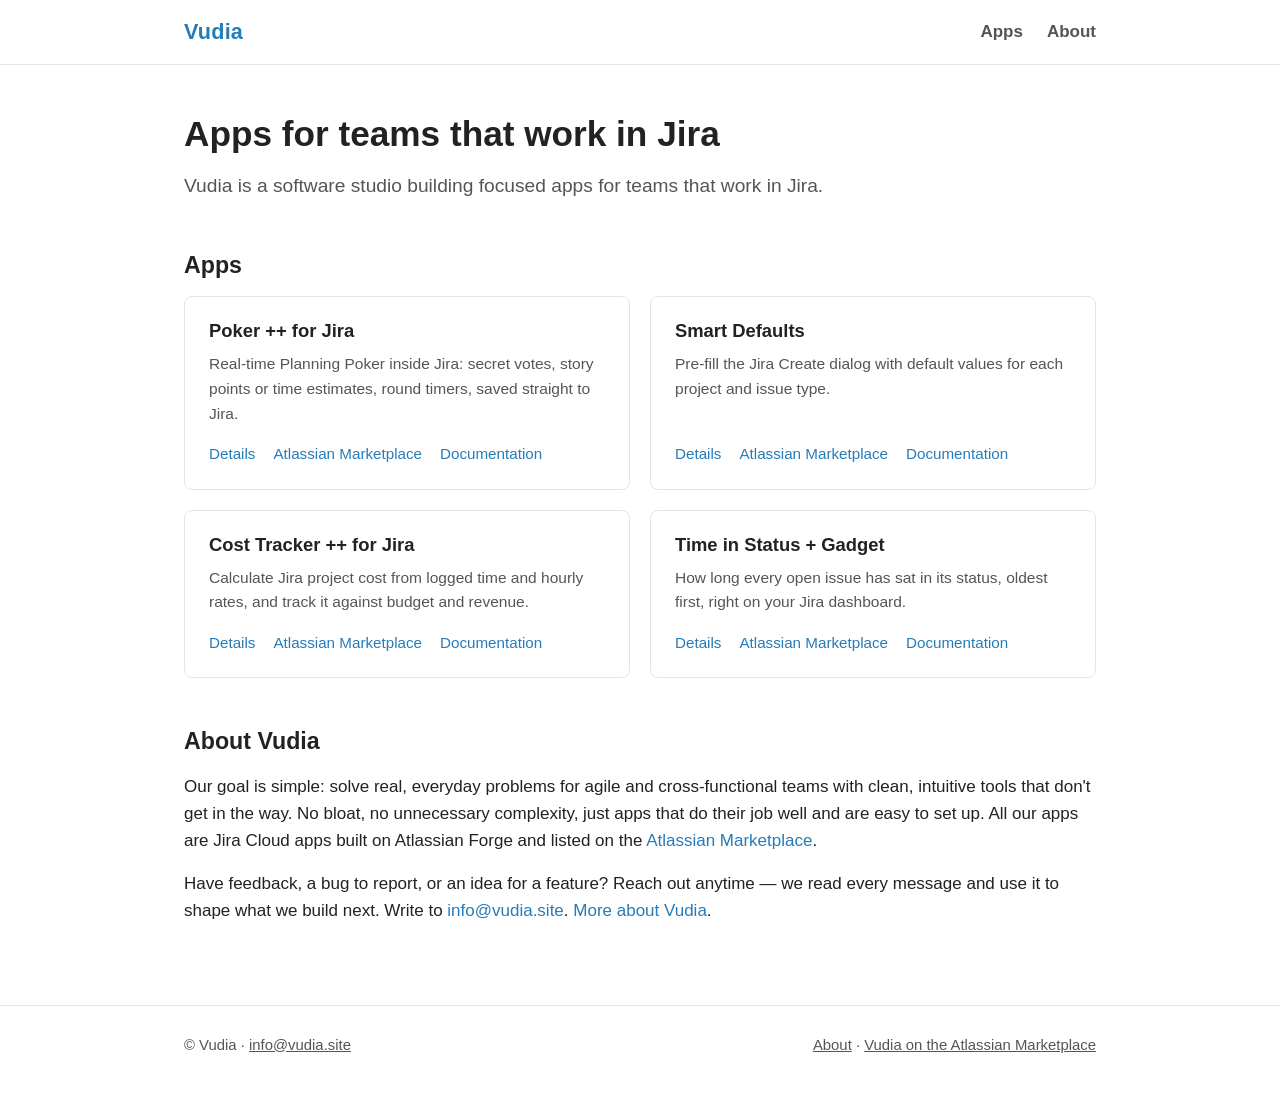
<file: index.html>
<!DOCTYPE html>
<html lang="en">
<head>
<meta charset="utf-8">
<meta name="viewport" content="width=device-width, initial-scale=1">
<title>Vudia — Apps for Jira on the Atlassian Marketplace</title>
<meta name="description" content="Vudia is a software studio building focused apps for teams that work in Jira. Apps for Jira Cloud: estimation, default values, project cost and time in status.">
<link rel="canonical" href="https://vudia.site/">
<meta property="og:title" content="Vudia — Apps for Jira on the Atlassian Marketplace">
<meta property="og:description" content="Vudia is a software studio building focused apps for teams that work in Jira. Apps for Jira Cloud: estimation, default values, project cost and time in status.">
<meta property="og:url" content="https://vudia.site/">
<meta property="og:site_name" content="Vudia">
<meta property="og:type" content="website">
<meta property="og:locale" content="en_US">
<meta name="twitter:card" content="summary">
<link rel="icon" type="image/svg+xml" href="/assets/favicon.svg">
<link rel="stylesheet" href="/assets/style.css">
<script type="application/ld+json">
{
 "@context": "https://schema.org",
 "@type": "Organization",
 "name": "Vudia",
 "url": "https://vudia.site/",
 "email": "info@vudia.site",
 "description": "Vudia is a software studio building focused apps for teams that work in Jira."
}
</script>
<script type="application/ld+json">
{
 "@context": "https://schema.org",
 "@type": "WebSite",
 "name": "Vudia",
 "url": "https://vudia.site/",
 "description": "Vudia is a software studio building focused apps for teams that work in Jira. Apps for Jira Cloud: estimation, default values, project cost and time in status."
}
</script>
<script async src="https://www.googletagmanager.com/gtag/js?id=G-HLG2699H0J"></script>
<script>
window.dataLayer = window.dataLayer || [];
function gtag(){dataLayer.push(arguments);}
gtag('js', new Date());
gtag('config', 'G-HLG2699H0J');
</script>
</head>
<body>
<a class="skip" href="#content">Skip to content</a>
<header class="site"><div class="wrap">
<a class="brand" href="/">Vudia</a>
<nav class="main" aria-label="Main"><a href="/#apps">Apps</a><a href="/about/">About</a></nav>
</div></header>
<main id="content"><div class="wrap">
<h1>Apps for teams that work in Jira</h1>
<p class="lead">Vudia is a software studio building focused apps for teams that work in Jira.</p>
<h2 id="apps">Apps</h2>
<div class="grid">
<article class="card">
<h3><a href="/apps/poker-for-jira/">Poker ++ for Jira</a></h3>
<p>Real-time Planning Poker inside Jira: secret votes, story points or time estimates, round timers, saved straight to Jira.</p>
<p class="links"><a href="/apps/poker-for-jira/">Details</a><a href="https://marketplace.atlassian.com/apps/36487747/poker-for-jira">Atlassian Marketplace</a><a href="https://docs.vudia.site/">Documentation</a></p>
</article>
<article class="card">
<h3><a href="/apps/smart-defaults/">Smart Defaults</a></h3>
<p>Pre-fill the Jira Create dialog with default values for each project and issue type.</p>
<p class="links"><a href="/apps/smart-defaults/">Details</a><a href="https://marketplace.atlassian.com/apps/2494740556/smart-defaults">Atlassian Marketplace</a><a href="https://smart-defaults.vudia.site/">Documentation</a></p>
</article>
<article class="card">
<h3><a href="/apps/cost-tracker-for-jira/">Cost Tracker ++ for Jira</a></h3>
<p>Calculate Jira project cost from logged time and hourly rates, and track it against budget and revenue.</p>
<p class="links"><a href="/apps/cost-tracker-for-jira/">Details</a><a href="https://marketplace.atlassian.com/apps/2743016176/cost-tracker-for-jira">Atlassian Marketplace</a><a href="https://cost.vudia.site/">Documentation</a></p>
</article>
<article class="card">
<h3><a href="/apps/time-in-status-gadget/">Time in Status + Gadget</a></h3>
<p>How long every open issue has sat in its status, oldest first, right on your Jira dashboard.</p>
<p class="links"><a href="/apps/time-in-status-gadget/">Details</a><a href="https://marketplace.atlassian.com/apps/3362333248/time-in-status-gadget">Atlassian Marketplace</a><a href="https://aging.vudia.site/">Documentation</a></p>
</article>
</div>
<h2>About Vudia</h2>
<p>Our goal is simple: solve real, everyday problems for agile and cross-functional teams with clean, intuitive tools that don&#x27;t get in the way. No bloat, no unnecessary complexity, just apps that do their job well and are easy to set up. All our apps are Jira Cloud apps built on Atlassian Forge and listed on the <a href="https://marketplace.atlassian.com/vendors/948520489/vudia">Atlassian Marketplace</a>.</p>
<p>Have feedback, a bug to report, or an idea for a feature? Reach out anytime — we read every message and use it to shape what we build next. Write to <a href="mailto:info@vudia.site">info@vudia.site</a>. <a href="/about/">More about Vudia</a>.</p>
</div></main>
<footer class="site"><div class="wrap">
<span>&copy; Vudia &middot; <a href="mailto:info@vudia.site">info@vudia.site</a></span>
<span><a href="/about/">About</a> &middot; <a href="https://marketplace.atlassian.com/vendors/948520489/vudia">Vudia on the Atlassian Marketplace</a></span>
</div></footer>
</body>
</html>
</file>
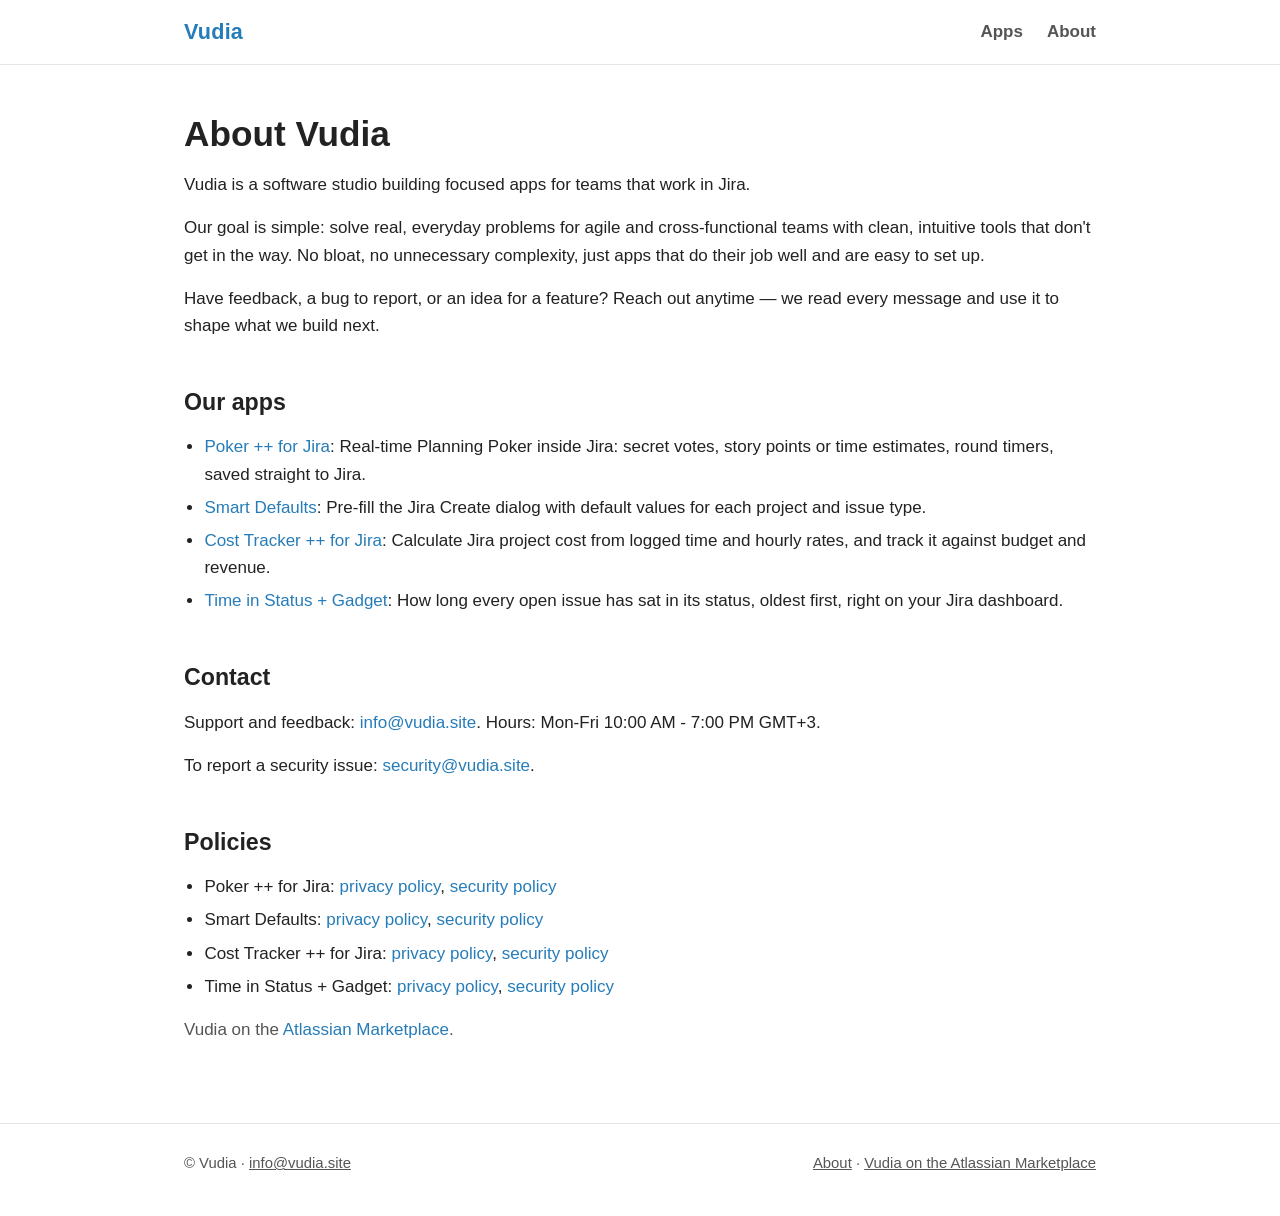
<file: about/index.html>
<!DOCTYPE html>
<html lang="en">
<head>
<meta charset="utf-8">
<meta name="viewport" content="width=device-width, initial-scale=1">
<title>About Vudia — contact, apps and policies</title>
<meta name="description" content="Vudia is a software studio building focused apps for teams that work in Jira. Contact, security contact and the privacy and security policy of every app.">
<link rel="canonical" href="https://vudia.site/about/">
<meta property="og:title" content="About Vudia — contact, apps and policies">
<meta property="og:description" content="Vudia is a software studio building focused apps for teams that work in Jira. Contact, security contact and the privacy and security policy of every app.">
<meta property="og:url" content="https://vudia.site/about/">
<meta property="og:site_name" content="Vudia">
<meta property="og:type" content="website">
<meta property="og:locale" content="en_US">
<meta name="twitter:card" content="summary">
<link rel="icon" type="image/svg+xml" href="/assets/favicon.svg">
<link rel="stylesheet" href="/assets/style.css">
<script type="application/ld+json">
{
 "@context": "https://schema.org",
 "@type": "Organization",
 "name": "Vudia",
 "url": "https://vudia.site/",
 "email": "info@vudia.site",
 "description": "Vudia is a software studio building focused apps for teams that work in Jira."
}
</script>
<script type="application/ld+json">
{
 "@context": "https://schema.org",
 "@type": "BreadcrumbList",
 "itemListElement": [
  {
   "@type": "ListItem",
   "position": 1,
   "name": "Vudia",
   "item": "https://vudia.site/"
  },
  {
   "@type": "ListItem",
   "position": 2,
   "name": "About",
   "item": "https://vudia.site/about/"
  }
 ]
}
</script>
<script async src="https://www.googletagmanager.com/gtag/js?id=G-HLG2699H0J"></script>
<script>
window.dataLayer = window.dataLayer || [];
function gtag(){dataLayer.push(arguments);}
gtag('js', new Date());
gtag('config', 'G-HLG2699H0J');
</script>
</head>
<body>
<a class="skip" href="#content">Skip to content</a>
<header class="site"><div class="wrap">
<a class="brand" href="/">Vudia</a>
<nav class="main" aria-label="Main"><a href="/#apps">Apps</a><a href="/about/">About</a></nav>
</div></header>
<main id="content"><div class="wrap">
<h1>About Vudia</h1>
<p>Vudia is a software studio building focused apps for teams that work in Jira.</p>
<p>Our goal is simple: solve real, everyday problems for agile and cross-functional teams with clean, intuitive tools that don&#x27;t get in the way. No bloat, no unnecessary complexity, just apps that do their job well and are easy to set up.</p>
<p>Have feedback, a bug to report, or an idea for a feature? Reach out anytime — we read every message and use it to shape what we build next.</p>
<h2>Our apps</h2>
<ul class="plain">
<li><a href="/apps/poker-for-jira/">Poker ++ for Jira</a>: Real-time Planning Poker inside Jira: secret votes, story points or time estimates, round timers, saved straight to Jira.</li>
<li><a href="/apps/smart-defaults/">Smart Defaults</a>: Pre-fill the Jira Create dialog with default values for each project and issue type.</li>
<li><a href="/apps/cost-tracker-for-jira/">Cost Tracker ++ for Jira</a>: Calculate Jira project cost from logged time and hourly rates, and track it against budget and revenue.</li>
<li><a href="/apps/time-in-status-gadget/">Time in Status + Gadget</a>: How long every open issue has sat in its status, oldest first, right on your Jira dashboard.</li>
</ul>
<h2>Contact</h2>
<p>Support and feedback: <a href="mailto:info@vudia.site">info@vudia.site</a>. Hours: Mon-Fri 10:00 AM - 7:00 PM GMT+3.</p>
<p>To report a security issue: <a href="mailto:security@vudia.site">security@vudia.site</a>.</p>
<h2>Policies</h2>
<ul class="plain">
<li>Poker ++ for Jira: <a href="https://docs.vudia.site/privacy.html">privacy policy</a>, <a href="https://docs.vudia.site/security.html">security policy</a></li>
<li>Smart Defaults: <a href="https://smart-defaults.vudia.site/privacy.html">privacy policy</a>, <a href="https://smart-defaults.vudia.site/security.html">security policy</a></li>
<li>Cost Tracker ++ for Jira: <a href="https://cost.vudia.site/privacy.html">privacy policy</a>, <a href="https://cost.vudia.site/security.html">security policy</a></li>
<li>Time in Status + Gadget: <a href="https://aging.vudia.site/privacy">privacy policy</a>, <a href="https://aging.vudia.site/security">security policy</a></li>
</ul>
<p class="muted">Vudia on the <a href="https://marketplace.atlassian.com/vendors/948520489/vudia">Atlassian Marketplace</a>.</p>
</div></main>
<footer class="site"><div class="wrap">
<span>&copy; Vudia &middot; <a href="mailto:info@vudia.site">info@vudia.site</a></span>
<span><a href="/about/">About</a> &middot; <a href="https://marketplace.atlassian.com/vendors/948520489/vudia">Vudia on the Atlassian Marketplace</a></span>
</div></footer>
</body>
</html>
</file>
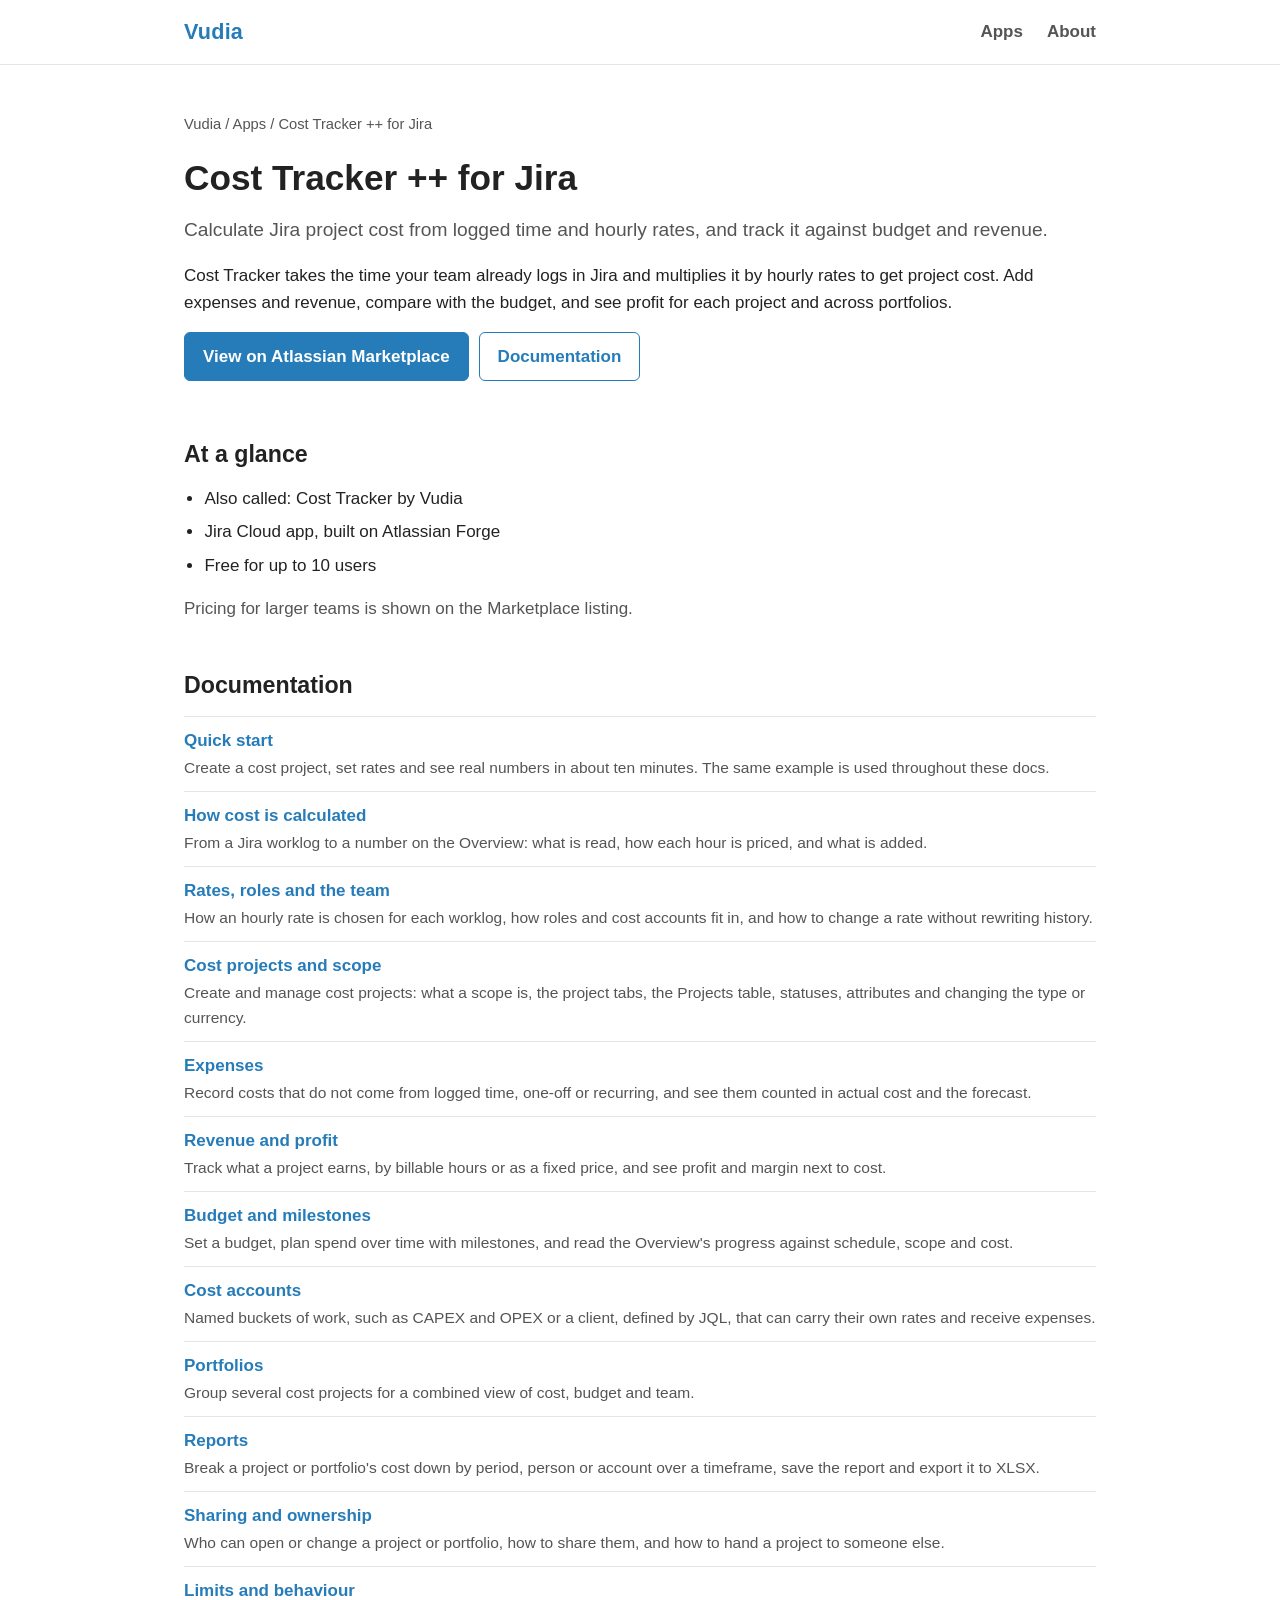
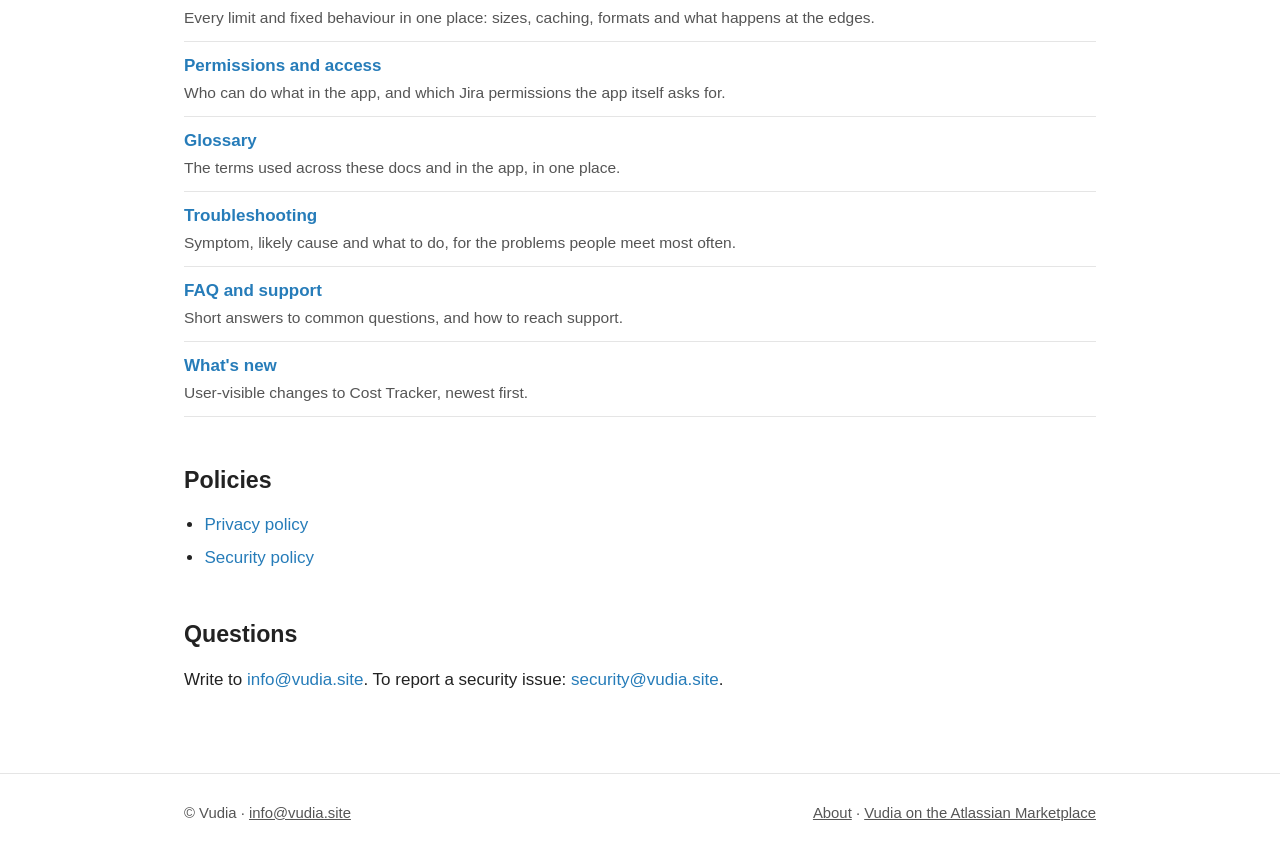
<file: apps/cost-tracker-for-jira/index.html>
<!DOCTYPE html>
<html lang="en">
<head>
<meta charset="utf-8">
<meta name="viewport" content="width=device-width, initial-scale=1">
<title>Cost Tracker ++ for Jira — Vudia</title>
<meta name="description" content="Calculate Jira project cost from logged time and hourly rates, and track it against budget and revenue.">
<link rel="canonical" href="https://vudia.site/apps/cost-tracker-for-jira/">
<meta property="og:title" content="Cost Tracker ++ for Jira — Vudia">
<meta property="og:description" content="Calculate Jira project cost from logged time and hourly rates, and track it against budget and revenue.">
<meta property="og:url" content="https://vudia.site/apps/cost-tracker-for-jira/">
<meta property="og:site_name" content="Vudia">
<meta property="og:type" content="website">
<meta property="og:locale" content="en_US">
<meta name="twitter:card" content="summary">
<link rel="icon" type="image/svg+xml" href="/assets/favicon.svg">
<link rel="stylesheet" href="/assets/style.css">
<script type="application/ld+json">
{
 "@context": "https://schema.org",
 "@type": "Organization",
 "name": "Vudia",
 "url": "https://vudia.site/",
 "email": "info@vudia.site",
 "description": "Vudia is a software studio building focused apps for teams that work in Jira."
}
</script>
<script type="application/ld+json">
{
 "@context": "https://schema.org",
 "@type": "SoftwareApplication",
 "name": "Cost Tracker ++ for Jira",
 "description": "Cost Tracker takes the time your team already logs in Jira and multiplies it by hourly rates to get project cost. Add expenses and revenue, compare with the budget, and see profit for each project and across portfolios.",
 "applicationCategory": "BusinessApplication",
 "applicationSuite": "Jira",
 "operatingSystem": "Jira Cloud (Atlassian Forge)",
 "url": "https://marketplace.atlassian.com/apps/2743016176/cost-tracker-for-jira",
 "publisher": {
  "@type": "Organization",
  "name": "Vudia",
  "url": "https://vudia.site/",
  "email": "info@vudia.site"
 },
 "alternateName": [
  "Cost Tracker by Vudia"
 ]
}
</script>
<script type="application/ld+json">
{
 "@context": "https://schema.org",
 "@type": "BreadcrumbList",
 "itemListElement": [
  {
   "@type": "ListItem",
   "position": 1,
   "name": "Vudia",
   "item": "https://vudia.site/"
  },
  {
   "@type": "ListItem",
   "position": 2,
   "name": "Apps",
   "item": "https://vudia.site/#apps"
  },
  {
   "@type": "ListItem",
   "position": 3,
   "name": "Cost Tracker ++ for Jira",
   "item": "https://vudia.site/apps/cost-tracker-for-jira/"
  }
 ]
}
</script>
<script async src="https://www.googletagmanager.com/gtag/js?id=G-HLG2699H0J"></script>
<script>
window.dataLayer = window.dataLayer || [];
function gtag(){dataLayer.push(arguments);}
gtag('js', new Date());
gtag('config', 'G-HLG2699H0J');
</script>
</head>
<body>
<a class="skip" href="#content">Skip to content</a>
<header class="site"><div class="wrap">
<a class="brand" href="/">Vudia</a>
<nav class="main" aria-label="Main"><a href="/#apps">Apps</a><a href="/about/">About</a></nav>
</div></header>
<main id="content"><div class="wrap">
<p class="crumbs"><a href="/">Vudia</a> / <a href="/#apps">Apps</a> / Cost Tracker ++ for Jira</p>
<h1>Cost Tracker ++ for Jira</h1>
<p class="lead">Calculate Jira project cost from logged time and hourly rates, and track it against budget and revenue.</p>
<p>Cost Tracker takes the time your team already logs in Jira and multiplies it by hourly rates to get project cost. Add expenses and revenue, compare with the budget, and see profit for each project and across portfolios.</p>
<p><a class="button" href="https://marketplace.atlassian.com/apps/2743016176/cost-tracker-for-jira">View on Atlassian Marketplace</a><a class="button secondary" href="https://cost.vudia.site/">Documentation</a></p>
<h2>At a glance</h2>
<ul class="plain">
<li>Also called: Cost Tracker by Vudia</li>
<li>Jira Cloud app, built on Atlassian Forge</li>
<li>Free for up to 10 users</li>
</ul>
<p class="muted">Pricing for larger teams is shown on the Marketplace listing.</p>
<h2>Documentation</h2>
<dl class="docs">
<div><dt><a href="https://cost.vudia.site/quick-start.html">Quick start</a></dt><dd>Create a cost project, set rates and see real numbers in about ten minutes. The same example is used throughout these docs.</dd></div>
<div><dt><a href="https://cost.vudia.site/how-cost-works.html">How cost is calculated</a></dt><dd>From a Jira worklog to a number on the Overview: what is read, how each hour is priced, and what is added.</dd></div>
<div><dt><a href="https://cost.vudia.site/rates.html">Rates, roles and the team</a></dt><dd>How an hourly rate is chosen for each worklog, how roles and cost accounts fit in, and how to change a rate without rewriting history.</dd></div>
<div><dt><a href="https://cost.vudia.site/projects.html">Cost projects and scope</a></dt><dd>Create and manage cost projects: what a scope is, the project tabs, the Projects table, statuses, attributes and changing the type or currency.</dd></div>
<div><dt><a href="https://cost.vudia.site/expenses.html">Expenses</a></dt><dd>Record costs that do not come from logged time, one-off or recurring, and see them counted in actual cost and the forecast.</dd></div>
<div><dt><a href="https://cost.vudia.site/revenue.html">Revenue and profit</a></dt><dd>Track what a project earns, by billable hours or as a fixed price, and see profit and margin next to cost.</dd></div>
<div><dt><a href="https://cost.vudia.site/budget.html">Budget and milestones</a></dt><dd>Set a budget, plan spend over time with milestones, and read the Overview&#x27;s progress against schedule, scope and cost.</dd></div>
<div><dt><a href="https://cost.vudia.site/accounts.html">Cost accounts</a></dt><dd>Named buckets of work, such as CAPEX and OPEX or a client, defined by JQL, that can carry their own rates and receive expenses.</dd></div>
<div><dt><a href="https://cost.vudia.site/portfolios.html">Portfolios</a></dt><dd>Group several cost projects for a combined view of cost, budget and team.</dd></div>
<div><dt><a href="https://cost.vudia.site/reports.html">Reports</a></dt><dd>Break a project or portfolio&#x27;s cost down by period, person or account over a timeframe, save the report and export it to XLSX.</dd></div>
<div><dt><a href="https://cost.vudia.site/sharing.html">Sharing and ownership</a></dt><dd>Who can open or change a project or portfolio, how to share them, and how to hand a project to someone else.</dd></div>
<div><dt><a href="https://cost.vudia.site/limits.html">Limits and behaviour</a></dt><dd>Every limit and fixed behaviour in one place: sizes, caching, formats and what happens at the edges.</dd></div>
<div><dt><a href="https://cost.vudia.site/permissions.html">Permissions and access</a></dt><dd>Who can do what in the app, and which Jira permissions the app itself asks for.</dd></div>
<div><dt><a href="https://cost.vudia.site/glossary.html">Glossary</a></dt><dd>The terms used across these docs and in the app, in one place.</dd></div>
<div><dt><a href="https://cost.vudia.site/troubleshooting.html">Troubleshooting</a></dt><dd>Symptom, likely cause and what to do, for the problems people meet most often.</dd></div>
<div><dt><a href="https://cost.vudia.site/faq.html">FAQ and support</a></dt><dd>Short answers to common questions, and how to reach support.</dd></div>
<div><dt><a href="https://cost.vudia.site/changelog.html">What&#x27;s new</a></dt><dd>User-visible changes to Cost Tracker, newest first.</dd></div>
</dl>
<h2>Policies</h2>
<ul class="plain">
<li><a href="https://cost.vudia.site/privacy.html">Privacy policy</a></li>
<li><a href="https://cost.vudia.site/security.html">Security policy</a></li>
</ul>
<h2>Questions</h2>
<p>Write to <a href="mailto:info@vudia.site">info@vudia.site</a>. To report a security issue: <a href="mailto:security@vudia.site">security@vudia.site</a>.</p>
</div></main>
<footer class="site"><div class="wrap">
<span>&copy; Vudia &middot; <a href="mailto:info@vudia.site">info@vudia.site</a></span>
<span><a href="/about/">About</a> &middot; <a href="https://marketplace.atlassian.com/vendors/948520489/vudia">Vudia on the Atlassian Marketplace</a></span>
</div></footer>
</body>
</html>
</file>
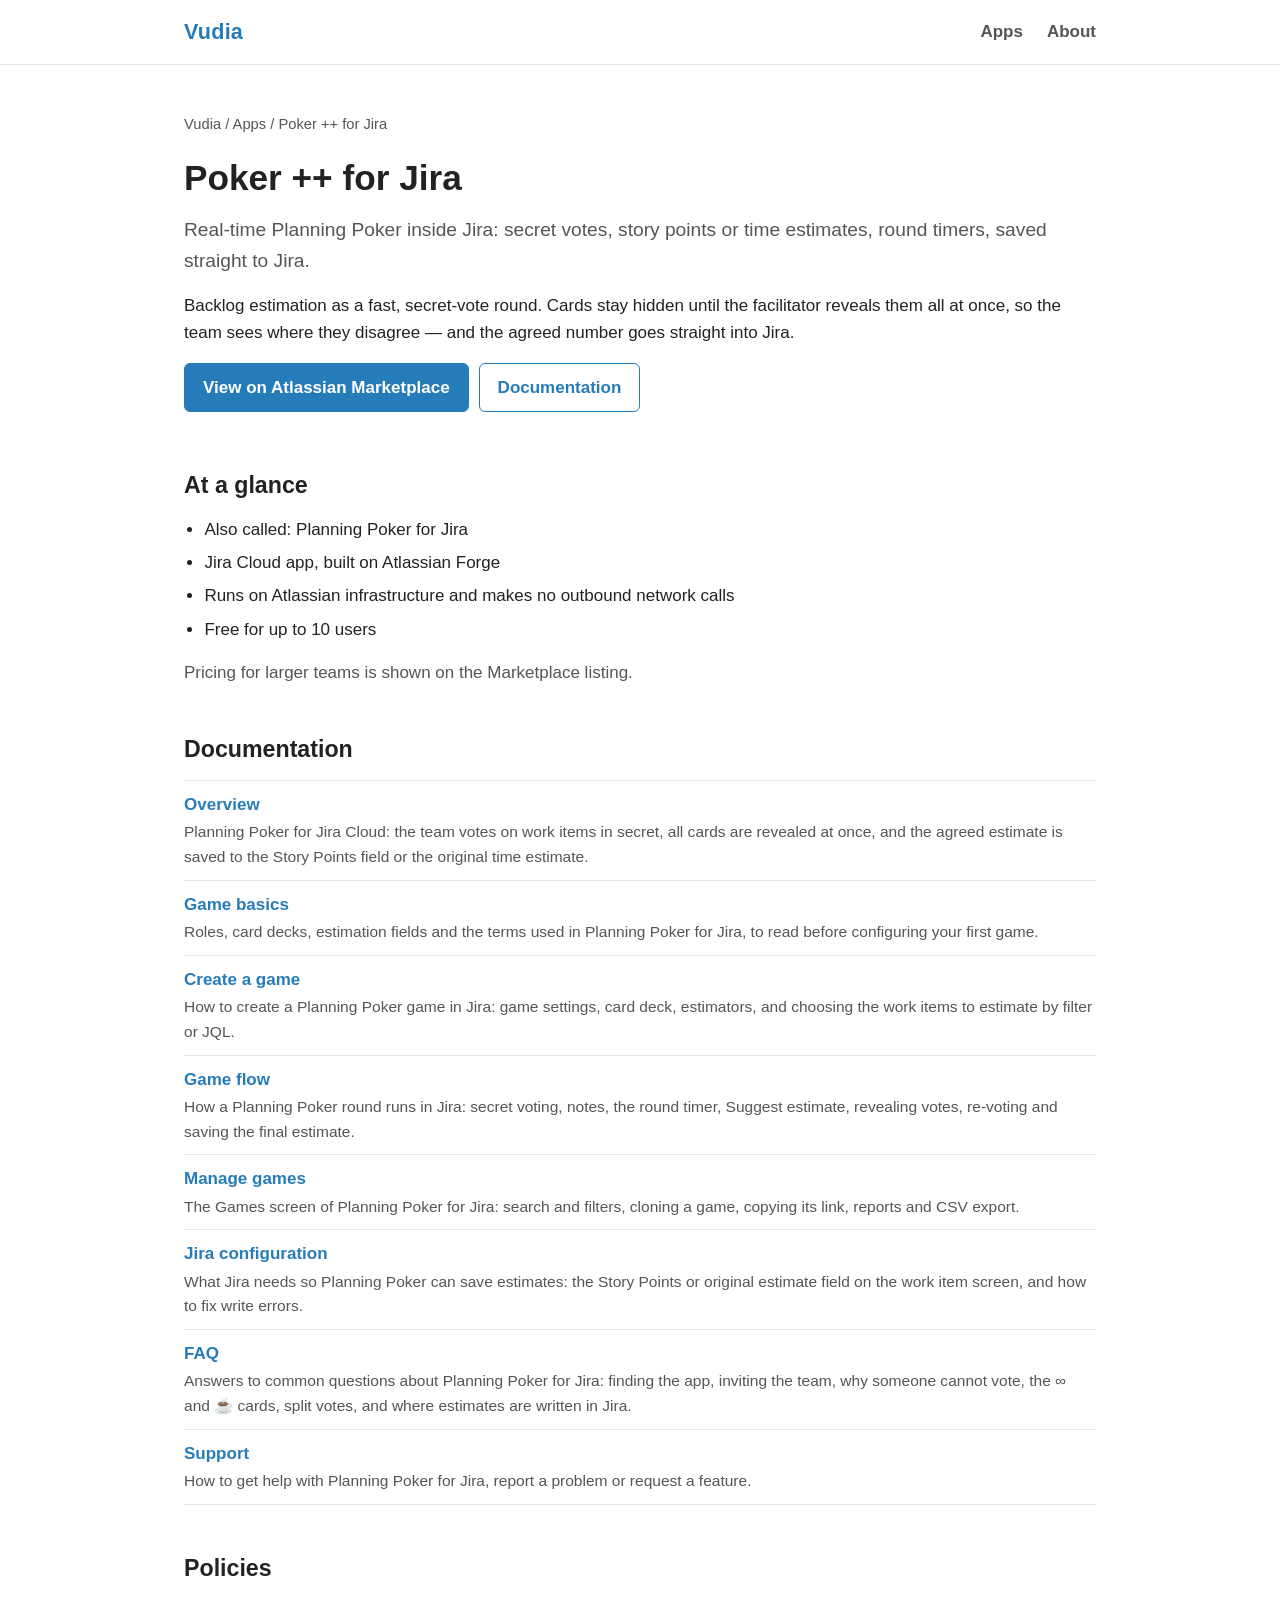
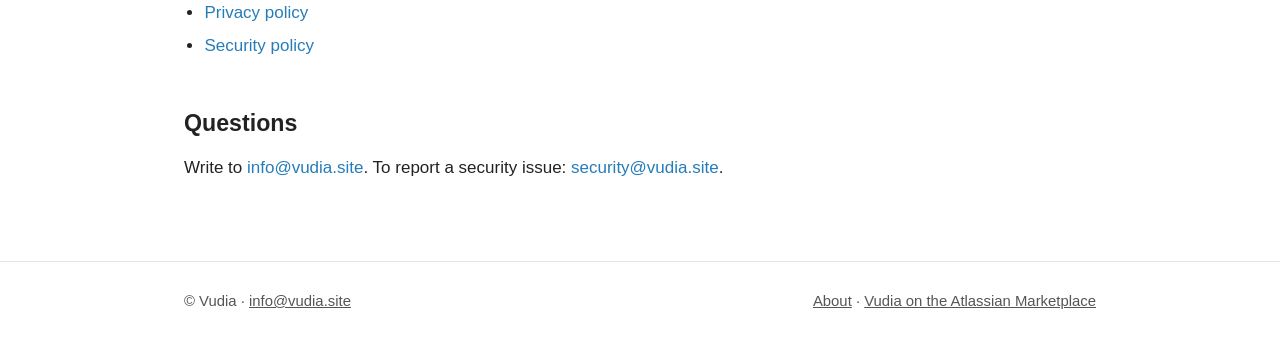
<file: apps/poker-for-jira/index.html>
<!DOCTYPE html>
<html lang="en">
<head>
<meta charset="utf-8">
<meta name="viewport" content="width=device-width, initial-scale=1">
<title>Poker ++ for Jira — Vudia</title>
<meta name="description" content="Real-time Planning Poker inside Jira: secret votes, story points or time estimates, round timers, saved straight to Jira.">
<link rel="canonical" href="https://vudia.site/apps/poker-for-jira/">
<meta property="og:title" content="Poker ++ for Jira — Vudia">
<meta property="og:description" content="Real-time Planning Poker inside Jira: secret votes, story points or time estimates, round timers, saved straight to Jira.">
<meta property="og:url" content="https://vudia.site/apps/poker-for-jira/">
<meta property="og:site_name" content="Vudia">
<meta property="og:type" content="website">
<meta property="og:locale" content="en_US">
<meta name="twitter:card" content="summary">
<link rel="icon" type="image/svg+xml" href="/assets/favicon.svg">
<link rel="stylesheet" href="/assets/style.css">
<script type="application/ld+json">
{
 "@context": "https://schema.org",
 "@type": "Organization",
 "name": "Vudia",
 "url": "https://vudia.site/",
 "email": "info@vudia.site",
 "description": "Vudia is a software studio building focused apps for teams that work in Jira."
}
</script>
<script type="application/ld+json">
{
 "@context": "https://schema.org",
 "@type": "SoftwareApplication",
 "name": "Poker ++ for Jira",
 "description": "Backlog estimation as a fast, secret-vote round. Cards stay hidden until the facilitator reveals them all at once, so the team sees where they disagree — and the agreed number goes straight into Jira.",
 "applicationCategory": "BusinessApplication",
 "applicationSuite": "Jira",
 "operatingSystem": "Jira Cloud (Atlassian Forge)",
 "url": "https://marketplace.atlassian.com/apps/36487747/poker-for-jira",
 "publisher": {
  "@type": "Organization",
  "name": "Vudia",
  "url": "https://vudia.site/",
  "email": "info@vudia.site"
 },
 "alternateName": [
  "Planning Poker for Jira"
 ]
}
</script>
<script type="application/ld+json">
{
 "@context": "https://schema.org",
 "@type": "BreadcrumbList",
 "itemListElement": [
  {
   "@type": "ListItem",
   "position": 1,
   "name": "Vudia",
   "item": "https://vudia.site/"
  },
  {
   "@type": "ListItem",
   "position": 2,
   "name": "Apps",
   "item": "https://vudia.site/#apps"
  },
  {
   "@type": "ListItem",
   "position": 3,
   "name": "Poker ++ for Jira",
   "item": "https://vudia.site/apps/poker-for-jira/"
  }
 ]
}
</script>
<script async src="https://www.googletagmanager.com/gtag/js?id=G-HLG2699H0J"></script>
<script>
window.dataLayer = window.dataLayer || [];
function gtag(){dataLayer.push(arguments);}
gtag('js', new Date());
gtag('config', 'G-HLG2699H0J');
</script>
</head>
<body>
<a class="skip" href="#content">Skip to content</a>
<header class="site"><div class="wrap">
<a class="brand" href="/">Vudia</a>
<nav class="main" aria-label="Main"><a href="/#apps">Apps</a><a href="/about/">About</a></nav>
</div></header>
<main id="content"><div class="wrap">
<p class="crumbs"><a href="/">Vudia</a> / <a href="/#apps">Apps</a> / Poker ++ for Jira</p>
<h1>Poker ++ for Jira</h1>
<p class="lead">Real-time Planning Poker inside Jira: secret votes, story points or time estimates, round timers, saved straight to Jira.</p>
<p>Backlog estimation as a fast, secret-vote round. Cards stay hidden until the facilitator reveals them all at once, so the team sees where they disagree — and the agreed number goes straight into Jira.</p>
<p><a class="button" href="https://marketplace.atlassian.com/apps/36487747/poker-for-jira">View on Atlassian Marketplace</a><a class="button secondary" href="https://docs.vudia.site/">Documentation</a></p>
<h2>At a glance</h2>
<ul class="plain">
<li>Also called: Planning Poker for Jira</li>
<li>Jira Cloud app, built on Atlassian Forge</li>
<li>Runs on Atlassian infrastructure and makes no outbound network calls</li>
<li>Free for up to 10 users</li>
</ul>
<p class="muted">Pricing for larger teams is shown on the Marketplace listing.</p>
<h2>Documentation</h2>
<dl class="docs">
<div><dt><a href="https://docs.vudia.site/">Overview</a></dt><dd>Planning Poker for Jira Cloud: the team votes on work items in secret, all cards are revealed at once, and the agreed estimate is saved to the Story Points field or the original time estimate.</dd></div>
<div><dt><a href="https://docs.vudia.site/game-basics.html">Game basics</a></dt><dd>Roles, card decks, estimation fields and the terms used in Planning Poker for Jira, to read before configuring your first game.</dd></div>
<div><dt><a href="https://docs.vudia.site/create-a-game.html">Create a game</a></dt><dd>How to create a Planning Poker game in Jira: game settings, card deck, estimators, and choosing the work items to estimate by filter or JQL.</dd></div>
<div><dt><a href="https://docs.vudia.site/game-flow.html">Game flow</a></dt><dd>How a Planning Poker round runs in Jira: secret voting, notes, the round timer, Suggest estimate, revealing votes, re-voting and saving the final estimate.</dd></div>
<div><dt><a href="https://docs.vudia.site/manage-games.html">Manage games</a></dt><dd>The Games screen of Planning Poker for Jira: search and filters, cloning a game, copying its link, reports and CSV export.</dd></div>
<div><dt><a href="https://docs.vudia.site/jira-configuration.html">Jira configuration</a></dt><dd>What Jira needs so Planning Poker can save estimates: the Story Points or original estimate field on the work item screen, and how to fix write errors.</dd></div>
<div><dt><a href="https://docs.vudia.site/faq.html">FAQ</a></dt><dd>Answers to common questions about Planning Poker for Jira: finding the app, inviting the team, why someone cannot vote, the ∞ and ☕ cards, split votes, and where estimates are written in Jira.</dd></div>
<div><dt><a href="https://docs.vudia.site/support.html">Support</a></dt><dd>How to get help with Planning Poker for Jira, report a problem or request a feature.</dd></div>
</dl>
<h2>Policies</h2>
<ul class="plain">
<li><a href="https://docs.vudia.site/privacy.html">Privacy policy</a></li>
<li><a href="https://docs.vudia.site/security.html">Security policy</a></li>
</ul>
<h2>Questions</h2>
<p>Write to <a href="mailto:info@vudia.site">info@vudia.site</a>. To report a security issue: <a href="mailto:security@vudia.site">security@vudia.site</a>.</p>
</div></main>
<footer class="site"><div class="wrap">
<span>&copy; Vudia &middot; <a href="mailto:info@vudia.site">info@vudia.site</a></span>
<span><a href="/about/">About</a> &middot; <a href="https://marketplace.atlassian.com/vendors/948520489/vudia">Vudia on the Atlassian Marketplace</a></span>
</div></footer>
</body>
</html>
</file>
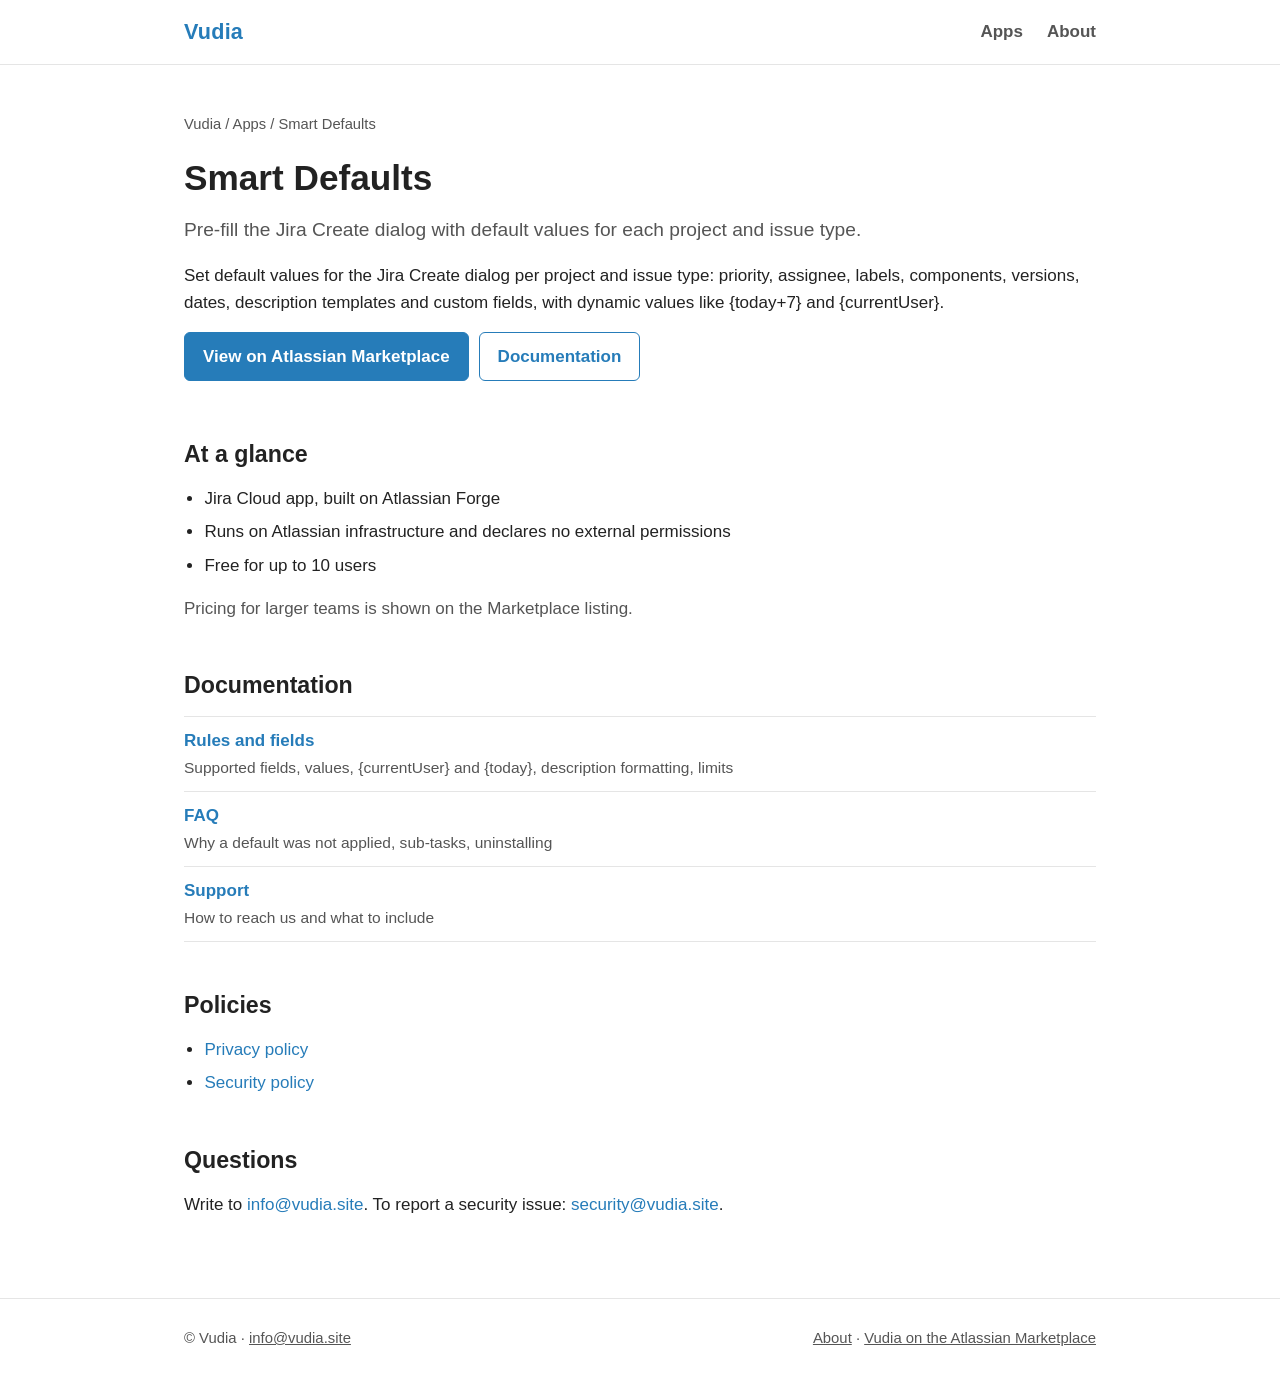
<file: apps/smart-defaults/index.html>
<!DOCTYPE html>
<html lang="en">
<head>
<meta charset="utf-8">
<meta name="viewport" content="width=device-width, initial-scale=1">
<title>Smart Defaults — Vudia</title>
<meta name="description" content="Pre-fill the Jira Create dialog with default values for each project and issue type.">
<link rel="canonical" href="https://vudia.site/apps/smart-defaults/">
<meta property="og:title" content="Smart Defaults — Vudia">
<meta property="og:description" content="Pre-fill the Jira Create dialog with default values for each project and issue type.">
<meta property="og:url" content="https://vudia.site/apps/smart-defaults/">
<meta property="og:site_name" content="Vudia">
<meta property="og:type" content="website">
<meta property="og:locale" content="en_US">
<meta name="twitter:card" content="summary">
<link rel="icon" type="image/svg+xml" href="/assets/favicon.svg">
<link rel="stylesheet" href="/assets/style.css">
<script type="application/ld+json">
{
 "@context": "https://schema.org",
 "@type": "Organization",
 "name": "Vudia",
 "url": "https://vudia.site/",
 "email": "info@vudia.site",
 "description": "Vudia is a software studio building focused apps for teams that work in Jira."
}
</script>
<script type="application/ld+json">
{
 "@context": "https://schema.org",
 "@type": "SoftwareApplication",
 "name": "Smart Defaults",
 "description": "Set default values for the Jira Create dialog per project and issue type: priority, assignee, labels, components, versions, dates, description templates and custom fields, with dynamic values like {today+7} and {currentUser}.",
 "applicationCategory": "BusinessApplication",
 "applicationSuite": "Jira",
 "operatingSystem": "Jira Cloud (Atlassian Forge)",
 "url": "https://marketplace.atlassian.com/apps/2494740556/smart-defaults",
 "publisher": {
  "@type": "Organization",
  "name": "Vudia",
  "url": "https://vudia.site/",
  "email": "info@vudia.site"
 }
}
</script>
<script type="application/ld+json">
{
 "@context": "https://schema.org",
 "@type": "BreadcrumbList",
 "itemListElement": [
  {
   "@type": "ListItem",
   "position": 1,
   "name": "Vudia",
   "item": "https://vudia.site/"
  },
  {
   "@type": "ListItem",
   "position": 2,
   "name": "Apps",
   "item": "https://vudia.site/#apps"
  },
  {
   "@type": "ListItem",
   "position": 3,
   "name": "Smart Defaults",
   "item": "https://vudia.site/apps/smart-defaults/"
  }
 ]
}
</script>
<script async src="https://www.googletagmanager.com/gtag/js?id=G-HLG2699H0J"></script>
<script>
window.dataLayer = window.dataLayer || [];
function gtag(){dataLayer.push(arguments);}
gtag('js', new Date());
gtag('config', 'G-HLG2699H0J');
</script>
</head>
<body>
<a class="skip" href="#content">Skip to content</a>
<header class="site"><div class="wrap">
<a class="brand" href="/">Vudia</a>
<nav class="main" aria-label="Main"><a href="/#apps">Apps</a><a href="/about/">About</a></nav>
</div></header>
<main id="content"><div class="wrap">
<p class="crumbs"><a href="/">Vudia</a> / <a href="/#apps">Apps</a> / Smart Defaults</p>
<h1>Smart Defaults</h1>
<p class="lead">Pre-fill the Jira Create dialog with default values for each project and issue type.</p>
<p>Set default values for the Jira Create dialog per project and issue type: priority, assignee, labels, components, versions, dates, description templates and custom fields, with dynamic values like {today+7} and {currentUser}.</p>
<p><a class="button" href="https://marketplace.atlassian.com/apps/2494740556/smart-defaults">View on Atlassian Marketplace</a><a class="button secondary" href="https://smart-defaults.vudia.site/">Documentation</a></p>
<h2>At a glance</h2>
<ul class="plain">
<li>Jira Cloud app, built on Atlassian Forge</li>
<li>Runs on Atlassian infrastructure and declares no external permissions</li>
<li>Free for up to 10 users</li>
</ul>
<p class="muted">Pricing for larger teams is shown on the Marketplace listing.</p>
<h2>Documentation</h2>
<dl class="docs">
<div><dt><a href="https://smart-defaults.vudia.site/rules.html">Rules and fields</a></dt><dd>Supported fields, values, {currentUser} and {today}, description formatting, limits</dd></div>
<div><dt><a href="https://smart-defaults.vudia.site/faq.html">FAQ</a></dt><dd>Why a default was not applied, sub-tasks, uninstalling</dd></div>
<div><dt><a href="https://smart-defaults.vudia.site/support.html">Support</a></dt><dd>How to reach us and what to include</dd></div>
</dl>
<h2>Policies</h2>
<ul class="plain">
<li><a href="https://smart-defaults.vudia.site/privacy.html">Privacy policy</a></li>
<li><a href="https://smart-defaults.vudia.site/security.html">Security policy</a></li>
</ul>
<h2>Questions</h2>
<p>Write to <a href="mailto:info@vudia.site">info@vudia.site</a>. To report a security issue: <a href="mailto:security@vudia.site">security@vudia.site</a>.</p>
</div></main>
<footer class="site"><div class="wrap">
<span>&copy; Vudia &middot; <a href="mailto:info@vudia.site">info@vudia.site</a></span>
<span><a href="/about/">About</a> &middot; <a href="https://marketplace.atlassian.com/vendors/948520489/vudia">Vudia on the Atlassian Marketplace</a></span>
</div></footer>
</body>
</html>
</file>
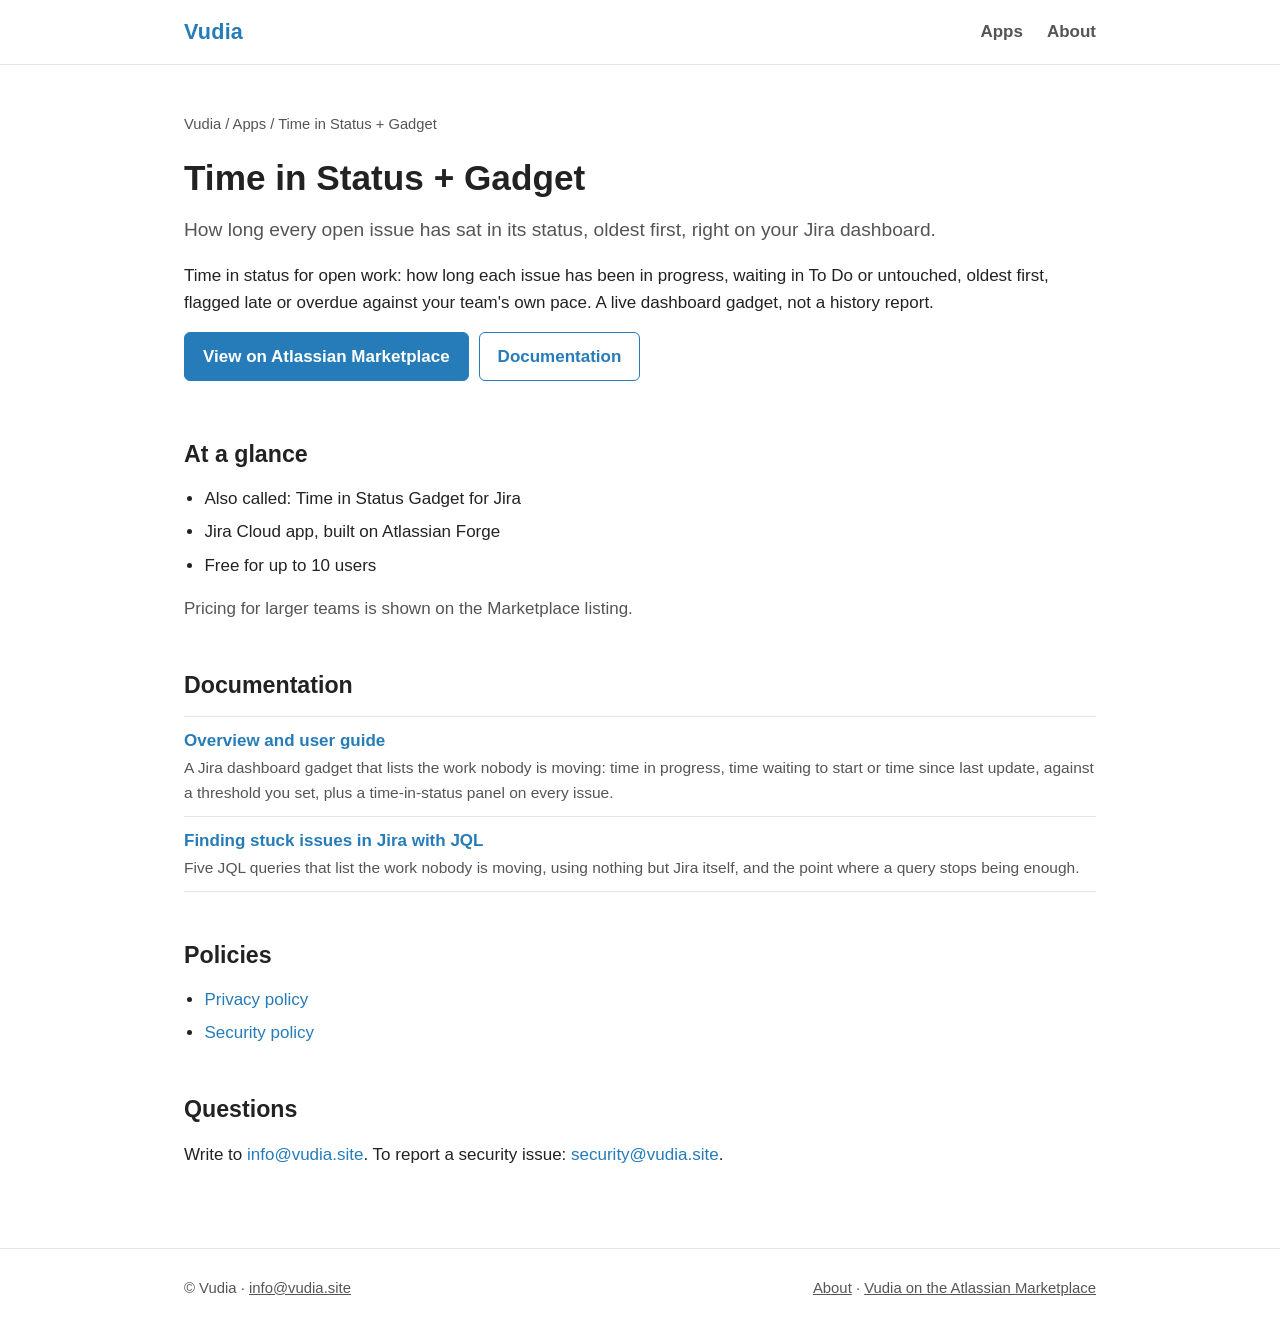
<file: apps/time-in-status-gadget/index.html>
<!DOCTYPE html>
<html lang="en">
<head>
<meta charset="utf-8">
<meta name="viewport" content="width=device-width, initial-scale=1">
<title>Time in Status + Gadget — Vudia</title>
<meta name="description" content="How long every open issue has sat in its status, oldest first, right on your Jira dashboard.">
<link rel="canonical" href="https://vudia.site/apps/time-in-status-gadget/">
<meta property="og:title" content="Time in Status + Gadget — Vudia">
<meta property="og:description" content="How long every open issue has sat in its status, oldest first, right on your Jira dashboard.">
<meta property="og:url" content="https://vudia.site/apps/time-in-status-gadget/">
<meta property="og:site_name" content="Vudia">
<meta property="og:type" content="website">
<meta property="og:locale" content="en_US">
<meta name="twitter:card" content="summary">
<link rel="icon" type="image/svg+xml" href="/assets/favicon.svg">
<link rel="stylesheet" href="/assets/style.css">
<script type="application/ld+json">
{
 "@context": "https://schema.org",
 "@type": "Organization",
 "name": "Vudia",
 "url": "https://vudia.site/",
 "email": "info@vudia.site",
 "description": "Vudia is a software studio building focused apps for teams that work in Jira."
}
</script>
<script type="application/ld+json">
{
 "@context": "https://schema.org",
 "@type": "SoftwareApplication",
 "name": "Time in Status + Gadget",
 "description": "Time in status for open work: how long each issue has been in progress, waiting in To Do or untouched, oldest first, flagged late or overdue against your team's own pace. A live dashboard gadget, not a history report.",
 "applicationCategory": "BusinessApplication",
 "applicationSuite": "Jira",
 "operatingSystem": "Jira Cloud (Atlassian Forge)",
 "url": "https://marketplace.atlassian.com/apps/3362333248/time-in-status-gadget",
 "publisher": {
  "@type": "Organization",
  "name": "Vudia",
  "url": "https://vudia.site/",
  "email": "info@vudia.site"
 },
 "alternateName": [
  "Time in Status Gadget for Jira"
 ]
}
</script>
<script type="application/ld+json">
{
 "@context": "https://schema.org",
 "@type": "BreadcrumbList",
 "itemListElement": [
  {
   "@type": "ListItem",
   "position": 1,
   "name": "Vudia",
   "item": "https://vudia.site/"
  },
  {
   "@type": "ListItem",
   "position": 2,
   "name": "Apps",
   "item": "https://vudia.site/#apps"
  },
  {
   "@type": "ListItem",
   "position": 3,
   "name": "Time in Status + Gadget",
   "item": "https://vudia.site/apps/time-in-status-gadget/"
  }
 ]
}
</script>
<script async src="https://www.googletagmanager.com/gtag/js?id=G-HLG2699H0J"></script>
<script>
window.dataLayer = window.dataLayer || [];
function gtag(){dataLayer.push(arguments);}
gtag('js', new Date());
gtag('config', 'G-HLG2699H0J');
</script>
</head>
<body>
<a class="skip" href="#content">Skip to content</a>
<header class="site"><div class="wrap">
<a class="brand" href="/">Vudia</a>
<nav class="main" aria-label="Main"><a href="/#apps">Apps</a><a href="/about/">About</a></nav>
</div></header>
<main id="content"><div class="wrap">
<p class="crumbs"><a href="/">Vudia</a> / <a href="/#apps">Apps</a> / Time in Status + Gadget</p>
<h1>Time in Status + Gadget</h1>
<p class="lead">How long every open issue has sat in its status, oldest first, right on your Jira dashboard.</p>
<p>Time in status for open work: how long each issue has been in progress, waiting in To Do or untouched, oldest first, flagged late or overdue against your team&#x27;s own pace. A live dashboard gadget, not a history report.</p>
<p><a class="button" href="https://marketplace.atlassian.com/apps/3362333248/time-in-status-gadget">View on Atlassian Marketplace</a><a class="button secondary" href="https://aging.vudia.site/">Documentation</a></p>
<h2>At a glance</h2>
<ul class="plain">
<li>Also called: Time in Status Gadget for Jira</li>
<li>Jira Cloud app, built on Atlassian Forge</li>
<li>Free for up to 10 users</li>
</ul>
<p class="muted">Pricing for larger teams is shown on the Marketplace listing.</p>
<h2>Documentation</h2>
<dl class="docs">
<div><dt><a href="https://aging.vudia.site/">Overview and user guide</a></dt><dd>A Jira dashboard gadget that lists the work nobody is moving: time in progress, time waiting to start or time since last update, against a threshold you set, plus a time-in-status panel on every issue.</dd></div>
<div><dt><a href="https://aging.vudia.site/find-stuck-issues-jql">Finding stuck issues in Jira with JQL</a></dt><dd>Five JQL queries that list the work nobody is moving, using nothing but Jira itself, and the point where a query stops being enough.</dd></div>
</dl>
<h2>Policies</h2>
<ul class="plain">
<li><a href="https://aging.vudia.site/privacy">Privacy policy</a></li>
<li><a href="https://aging.vudia.site/security">Security policy</a></li>
</ul>
<h2>Questions</h2>
<p>Write to <a href="mailto:info@vudia.site">info@vudia.site</a>. To report a security issue: <a href="mailto:security@vudia.site">security@vudia.site</a>.</p>
</div></main>
<footer class="site"><div class="wrap">
<span>&copy; Vudia &middot; <a href="mailto:info@vudia.site">info@vudia.site</a></span>
<span><a href="/about/">About</a> &middot; <a href="https://marketplace.atlassian.com/vendors/948520489/vudia">Vudia on the Atlassian Marketplace</a></span>
</div></footer>
</body>
</html>
</file>
<file: assets/style.css>
:root {
  --text: #222;
  --muted: #555;
  --link: #267cb9;
  --link-dark: #1a5f8f;
  --line: #e5e5e5;
  --soft: #f6f9fc;
  --max: 960px;
}
* { box-sizing: border-box; }
html { -webkit-text-size-adjust: 100%; }
body {
  margin: 0;
  font-family: "Noto Sans", -apple-system, "Segoe UI", Roboto, "Helvetica Neue", Arial, sans-serif;
  font-size: 17px;
  line-height: 1.6;
  color: var(--text);
  background: #fff;
}
a { color: var(--link); text-decoration: none; }
a:hover, a:focus-visible { color: var(--link-dark); text-decoration: underline; }
a:focus-visible, .button:focus-visible { outline: 3px solid #9cc7e6; outline-offset: 2px; border-radius: 3px; }
.skip { position: absolute; left: -9999px; top: 0; background: #fff; padding: 8px 12px; z-index: 10; }
.skip:focus { left: 8px; top: 8px; }
.wrap { max-width: var(--max); margin: 0 auto; padding: 0 24px; }

header.site { border-bottom: 1px solid var(--line); }
header.site .wrap { display: flex; align-items: center; justify-content: space-between; min-height: 64px; }
.brand { font-size: 1.35rem; font-weight: 700; color: var(--link); letter-spacing: .01em; }
.brand:hover { text-decoration: none; color: var(--link-dark); }
nav.main a { margin-left: 24px; font-weight: 600; color: var(--muted); }
nav.main a:hover, nav.main a:focus-visible { color: var(--link); text-decoration: none; }

main { padding: 48px 0 64px; }
h1 { font-size: 2.2rem; line-height: 1.2; margin: 0 0 16px; }
h2 { font-size: 1.45rem; line-height: 1.3; margin: 48px 0 16px; }
h3 { font-size: 1.15rem; line-height: 1.35; margin: 0 0 8px; }
p { margin: 0 0 16px; }
.lead { font-size: 1.2rem; color: var(--muted); max-width: 46em; }
.muted { color: var(--muted); }

.grid { display: grid; grid-template-columns: repeat(2, 1fr); gap: 20px; margin-top: 8px; }
.card { border: 1px solid var(--line); border-radius: 8px; padding: 22px 24px; display: flex; flex-direction: column; }
.card:hover { border-color: #b9d6ea; box-shadow: 0 2px 10px rgba(38, 124, 185, .10); }
.card p { color: var(--muted); font-size: .97rem; flex: 1; }
.card .links { font-size: .95rem; margin: 0; flex: none; display: flex; flex-wrap: wrap; gap: 4px 18px; }
.card .links a { white-space: nowrap; }
.card h3 a { color: var(--text); }
.card h3 a:hover { color: var(--link); text-decoration: none; }

.button {
  display: inline-block; padding: 10px 18px; border-radius: 6px; font-weight: 600;
  background: var(--link); color: #fff; border: 1px solid var(--link); margin: 0 10px 10px 0;
}
.button:hover { background: var(--link-dark); border-color: var(--link-dark); color: #fff; text-decoration: none; }
.button.secondary { background: #fff; color: var(--link); }
.button.secondary:hover { background: var(--soft); color: var(--link-dark); }

.crumbs { font-size: .92rem; color: var(--muted); margin-bottom: 20px; }
.crumbs a { color: var(--muted); }
ul.plain { padding-left: 1.2em; margin: 0 0 16px; }
ul.plain li { margin-bottom: 6px; }
dl.docs { margin: 0; }
dl.docs div { padding: 10px 0; border-top: 1px solid var(--line); }
dl.docs div:last-child { border-bottom: 1px solid var(--line); }
dl.docs dt { font-weight: 600; }
dl.docs dd { margin: 2px 0 0; color: var(--muted); font-size: .97rem; }
.note { background: var(--soft); border-radius: 8px; padding: 16px 20px; margin: 0 0 16px; }

footer.site { border-top: 1px solid var(--line); padding: 28px 0 40px; color: var(--muted); font-size: .93rem; }
footer.site .wrap { display: flex; flex-wrap: wrap; gap: 8px 24px; justify-content: space-between; }
footer.site a { color: var(--muted); text-decoration: underline; }

@media (max-width: 720px) {
  body { font-size: 16px; }
  h1 { font-size: 1.75rem; }
  .grid { grid-template-columns: 1fr; }
  main { padding: 32px 0 48px; }
  nav.main a { margin-left: 16px; }
}
@media print {
  header.site nav, .button { display: none; }
}
</file>
